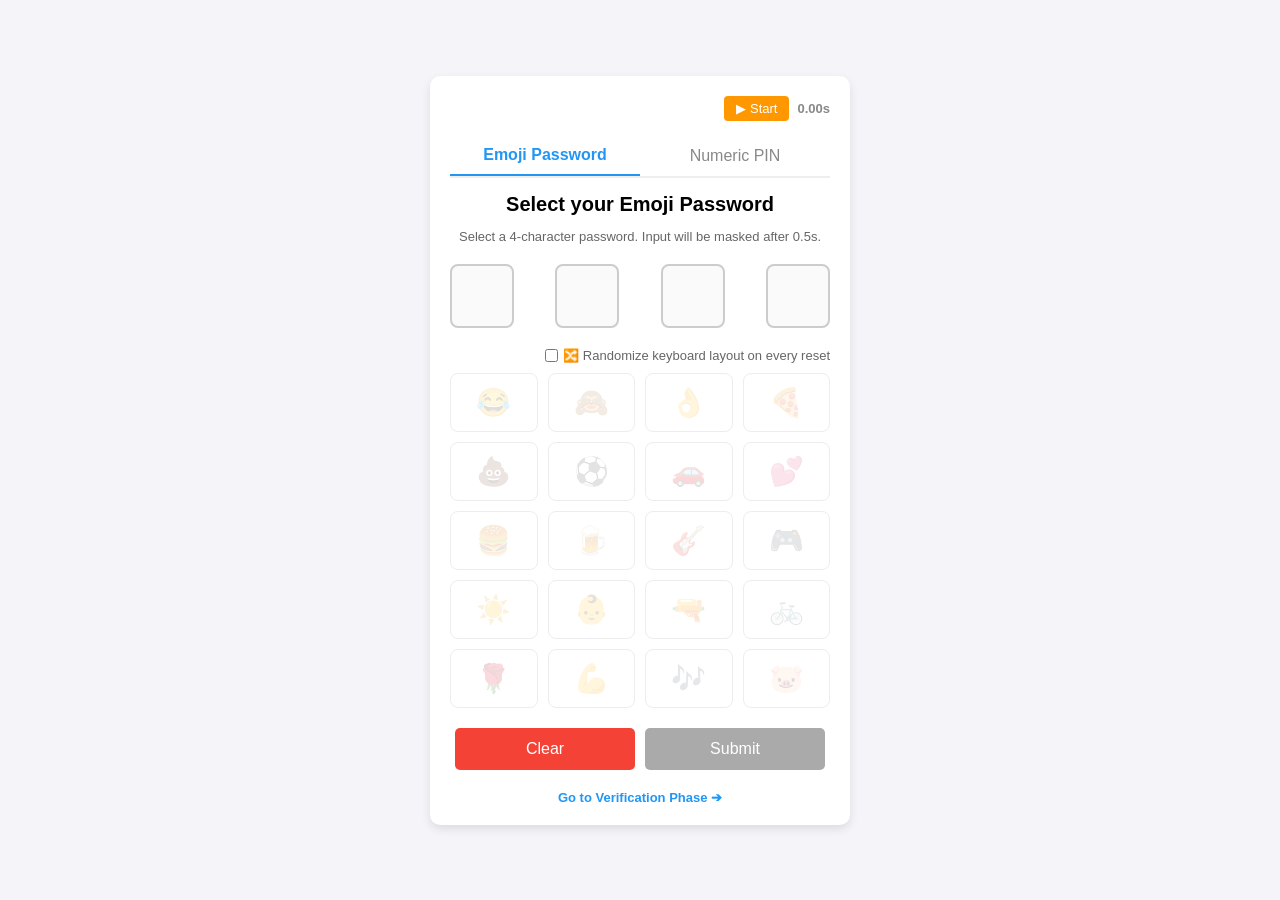
<file: frontend/index.html>
<!DOCTYPE html>
<html lang="en">
<head>
    <meta charset="UTF-8">
    <meta name="viewport" content="width=device-width, initial-scale=1.0">
    <title>Authentication Study Prototype</title>
    <link rel="stylesheet" href="style.css">
</head>
<body>
    <div class="container">
        <div class="timer-section">
            <button id="startTimerBtn" class="btn-start" onclick="startTimer()">▶ Start</button>
            <span id="timerDisplay">0.00s</span>
        </div>

        <div class="tabs">
            <button id="tabEmoji" class="tab active" onclick="switchTab('Emoji_Password')">Emoji Password</button>
            <button id="tabNumeric" class="tab" onclick="switchTab('Numeric_PIN')">Numeric PIN</button>
        </div>

        <h2 id="titleText">Select your Emoji Password</h2>
        <p class="instruction">Select a 4-character password. Input will be masked after 0.5s.</p>
        
        <div class="password-display" id="passwordDisplay">
            <div class="slot" id="slot-0"></div>
            <div class="slot" id="slot-1"></div>
            <div class="slot" id="slot-2"></div>
            <div class="slot" id="slot-3"></div>
        </div>
        
        <div class="toggle-section" style="margin-bottom: 10px; display: flex; justify-content: flex-end; font-size: 13px; color: #666; white-space: nowrap;">
            <label style="cursor: pointer; display: flex; align-items: center; gap: 5px;">
                <input type="checkbox" id="randomKeyboardToggle" onchange="toggleRandomKeyboard()" style="margin: 0;">
                🔀 Randomize keyboard layout on every reset
            </label>
        </div>

        <div class="keyboard" id="emojiKeyboard"></div>
        <div class="keyboard numeric-keyboard" id="numericKeyboard" style="display: none;"></div>

        <div class="controls">
            <button class="btn btn-clear" id="clearBtn" onclick="clearPassword()">Clear</button>
            <button class="btn btn-submit" id="submitBtn" onclick="submitPassword()" disabled>Submit</button>
        </div>
        
        <div style="margin-top: 20px; text-align: center; font-size: 13px;">
            <a href="verify.html" style="color: #2196F3; text-decoration: none; font-weight: bold;">
                Go to Verification Phase ➔
            </a>
        </div>
    </div>

    <script src="app.js"></script>
</body>
</html>
</file>
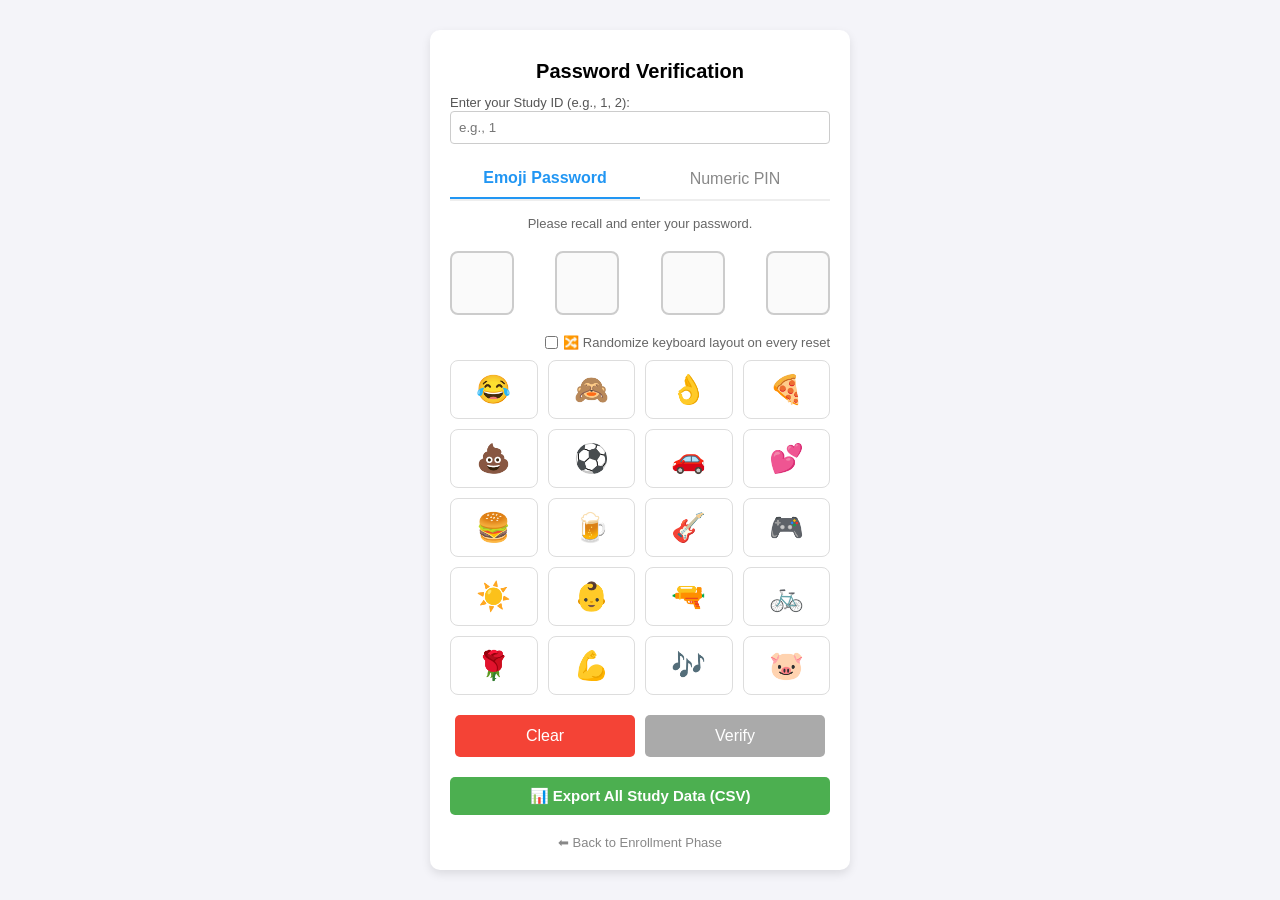
<file: frontend/verify.html>
<!DOCTYPE html>
<html lang="en">
<head>
    <meta charset="UTF-8">
    <meta name="viewport" content="width=device-width, initial-scale=1.0">
    <title>Verification Phase</title>
    <link rel="stylesheet" href="style.css">
    <style>
        .user-input-section { margin-bottom: 15px; text-align: left; }
        .user-input-section input { width: 100%; padding: 8px; border: 1px solid #ccc; border-radius: 4px; box-sizing: border-box; }
        .attempts-display { color: #f44336; font-weight: bold; font-size: 14px; margin-bottom: 10px; }
    </style>
</head>
<body>
    <div class="container" style="padding-top: 20px;">
        <h2>Password Verification</h2>
        
        <div class="user-input-section">
            <label for="userIdInput" style="font-size: 13px; color: #555;">Enter your Study ID (e.g., 1, 2):</label>
            <input type="number" id="userIdInput" placeholder="e.g., 1">
        </div>

        <div class="tabs">
            <button id="tabEmoji" class="tab active" onclick="switchTab('Emoji_Password')">Emoji Password</button>
            <button id="tabNumeric" class="tab" onclick="switchTab('Numeric_PIN')">Numeric PIN</button>
        </div>

        <p class="instruction">Please recall and enter your password.</p>
        
        <div id="attemptsDisplay" class="attempts-display" style="display: none;">Current Attempt: 1</div>

        <div class="password-display" id="passwordDisplay">
            <div class="slot" id="slot-0"></div>
            <div class="slot" id="slot-1"></div>
            <div class="slot" id="slot-2"></div>
            <div class="slot" id="slot-3"></div>
        </div>

        <div class="toggle-section" style="margin-bottom: 10px; display: flex; justify-content: flex-end; font-size: 13px; color: #666; white-space: nowrap;">
            <label style="cursor: pointer; display: flex; align-items: center; gap: 5px;">
                <input type="checkbox" id="randomKeyboardToggle" onchange="toggleRandomKeyboard()" style="margin: 0;">
                🔀 Randomize keyboard layout on every reset
            </label>
        </div>

        <div class="keyboard" id="emojiKeyboard"></div>
        <div class="keyboard numeric-keyboard" id="numericKeyboard" style="display: none;"></div>

        <div class="controls">
            <button class="btn btn-clear" id="clearBtn" onclick="clearPassword()">Clear</button>
            <button class="btn btn-submit" id="submitBtn" onclick="verifyPassword()" disabled>Verify</button>
        </div>
        
        <div style="margin-top: 20px; text-align: center;">
            <button onclick="exportData()" style="padding: 10px 20px; background-color: #4CAF50; color: white; border: none; border-radius: 5px; cursor: pointer; font-weight: bold; width: 100%; font-size: 15px;">
                📊 Export All Study Data (CSV)
            </button>
        </div>
        
        <div style="margin-top: 20px; text-align: center; font-size: 13px;">
            <a href="index.html" style="color: #888; text-decoration: none;">
                ⬅ Back to Enrollment Phase
            </a>
        </div>
    </div>

    <script src="verify.js"></script>
</body>
</html>
</file>
<file: frontend/style.css>
body {
    font-family: Arial, sans-serif;
    display: flex; 
    justify-content: center; 
    min-height: 100vh; 
    background-color: #f4f4f9; 
    margin: 0;
    padding: 30px 0; 
    box-sizing: border-box;
}

.container {
    background: white; 
    padding: 20px; 
    border-radius: 10px;
    box-shadow: 0 4px 10px rgba(0,0,0,0.1); 
    text-align: center; 
    width: 380px; 
    max-width: 95%; 
    margin: auto; 
}


.timer-section {
    display: flex;
    justify-content: flex-end; 
    align-items: center;
    gap: 8px;
    margin-bottom: 15px;
}

.btn-start {
    background-color: #FF9800;
    color: white;
    padding: 5px 12px;
    border: none;
    border-radius: 4px;
    font-size: 13px;
    cursor: pointer;
}

.btn-start:disabled {
    background-color: #ccc;
    cursor: not-allowed;
}

#timerDisplay {
    font-size: 13px;
    font-weight: bold;
    color: #888;
}

/* Tab style */
.tabs { display: flex; margin-bottom: 15px; border-bottom: 2px solid #eee; }
.tab { 
    flex: 1; padding: 10px; border: none; background: none; 
    cursor: pointer; font-size: 16px; color: #888; transition: 0.2s;
}
.tab.active { color: #2196F3; border-bottom: 2px solid #2196F3; font-weight: bold; }

h2 { font-size: 20px; margin: 10px 0; }
.instruction { font-size: 13px; color: #666; margin-bottom: 20px; }

/* Password slot */
.password-display { display: flex; justify-content: space-between; margin-bottom: 20px; }
.slot {
    width: 60px; height: 60px; border: 2px solid #ccc; border-radius: 8px;
    font-size: 32px; display: flex; justify-content: center; align-items: center;
    background-color: #fafafa; transition: background-color 0.2s;
}

/* Mask style */
.slot.masked-emoji { background-color: #4CAF50; color: white; border-color: #4CAF50; font-size: 28px; }
.slot.masked-pin { color: #333; font-size: 40px; }

/* Basic keyboard styles */
.keyboard { gap: 10px; margin-bottom: 20px; }

/* Emoji keyboard 4x5 */
#emojiKeyboard { display: grid; grid-template-columns: repeat(4, 1fr); }

/* Numeric keypad 3x4 */
.numeric-keyboard { display: grid; grid-template-columns: repeat(3, 1fr); }

.key-btn {
    background: #fff; border: 1px solid #ddd; border-radius: 8px;
    padding: 12px 0; cursor: pointer; transition: background 0.1s;
}
.emoji-btn { font-size: 28px; }
.numeric-btn { font-size: 24px; font-weight: bold; color: #333; }
.key-btn:hover { background: #f0f0f0; }
.key-btn:active { background: #e0e0e0; }
.key-btn.empty { background: transparent; border: none; cursor: default; }

/* Bottom button */
.controls { display: flex; justify-content: space-between; }
.btn { flex: 1; padding: 12px; border: none; border-radius: 5px; font-size: 16px; cursor: pointer; margin: 0 5px; }
.btn-clear { background-color: #f44336; color: white; }
.btn-submit { background-color: #2196F3; color: white; }
.btn-submit:disabled { background-color: #aaa; cursor: not-allowed; }
</file>
